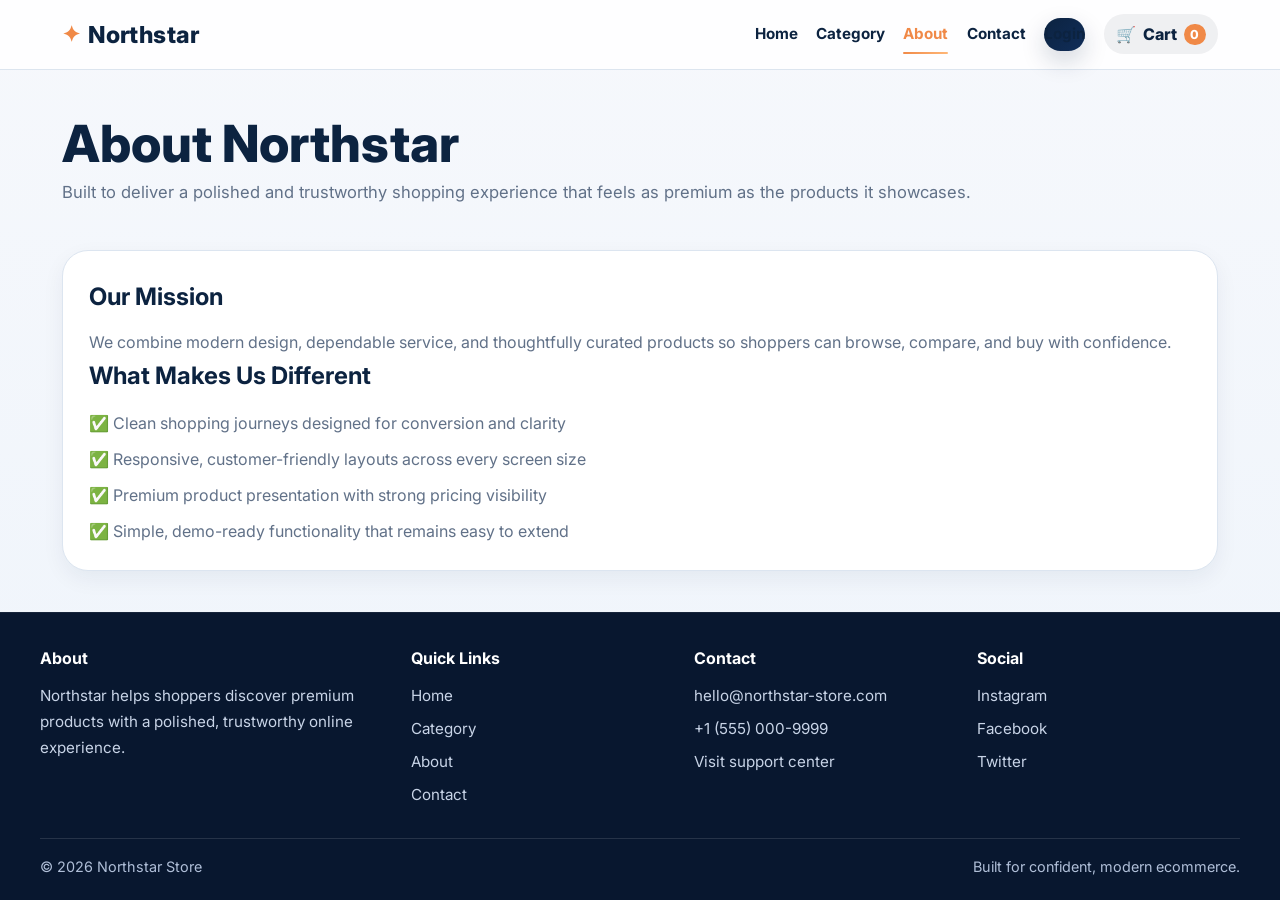
<file: about.html>
<!DOCTYPE html>
<html lang="en">
<head>
    <meta charset="UTF-8">
    <meta name="viewport" content="width=device-width, initial-scale=1.0">
    <title>About - Northstar Store</title>
    <link rel="preconnect" href="https://fonts.googleapis.com">
    <link rel="preconnect" href="https://fonts.gstatic.com" crossorigin>
    <link href="https://fonts.googleapis.com/css2?family=Inter:wght@400;500;600;700;800&family=Playfair+Display:wght@700;800&display=swap" rel="stylesheet">
    <link rel="stylesheet" href="css/style.css">
</head>
<body>
    <header class="site-header">
        <div class="header-shell">
            <div class="logo">
                <span class="logo-mark">✦</span>
                <span>Northstar</span>
            </div>

            <nav class="main-nav">
                <a href="index.html">Home</a>
                <a href="category.html">Category</a>
                <a href="about.html" class="active">About</a>
                <a href="contact.html">Contact</a>
                <a href="login.html" class="btn-primary">Login</a>
                <div class="cart-pill" aria-label="Shopping cart summary">
                    🛒
                    <span>Cart</span>
                    <span class="cart-pill-count" id="cartPillCount">0</span>
                </div>
            </nav>
        </div>
    </header>

    <main>
        <div class="page-shell">
            <section class="page-header reveal">
                <h1>About Northstar</h1>
                <p>Built to deliver a polished and trustworthy shopping experience that feels as premium as the products it showcases.</p>
            </section>

            <section class="content-block reveal">
                <h2>Our Mission</h2>
                <p>We combine modern design, dependable service, and thoughtfully curated products so shoppers can browse, compare, and buy with confidence.</p>

                <h2>What Makes Us Different</h2>
                <ul>
                    <li>✅ Clean shopping journeys designed for conversion and clarity</li>
                    <li>✅ Responsive, customer-friendly layouts across every screen size</li>
                    <li>✅ Premium product presentation with strong pricing visibility</li>
                    <li>✅ Simple, demo-ready functionality that remains easy to extend</li>
                </ul>
            </section>
        </div>
    </main>

    <footer class="site-footer">
        <div class="footer-grid">
            <div class="footer-column">
                <h4>About</h4>
                <p>Northstar helps shoppers discover premium products with a polished, trustworthy online experience.</p>
            </div>
            <div class="footer-column">
                <h4>Quick Links</h4>
                <a href="index.html">Home</a>
                <a href="category.html">Category</a>
                <a href="about.html">About</a>
                <a href="contact.html">Contact</a>
            </div>
            <div class="footer-column">
                <h4>Contact</h4>
                <a href="mailto:hello@northstar-store.com">hello@northstar-store.com</a>
                <a href="tel:+15550009999">+1 (555) 000-9999</a>
                <a href="contact.html">Visit support center</a>
            </div>
            <div class="footer-column">
                <h4>Social</h4>
                <a href="#">Instagram</a>
                <a href="#">Facebook</a>
                <a href="#">Twitter</a>
            </div>
        </div>
        <div class="footer-bottom">
            <span>© 2026 Northstar Store</span>
            <span>Built for confident, modern ecommerce.</span>
        </div>
    </footer>

    <script src="js/main.js"></script>
</body>
</html>
</file>
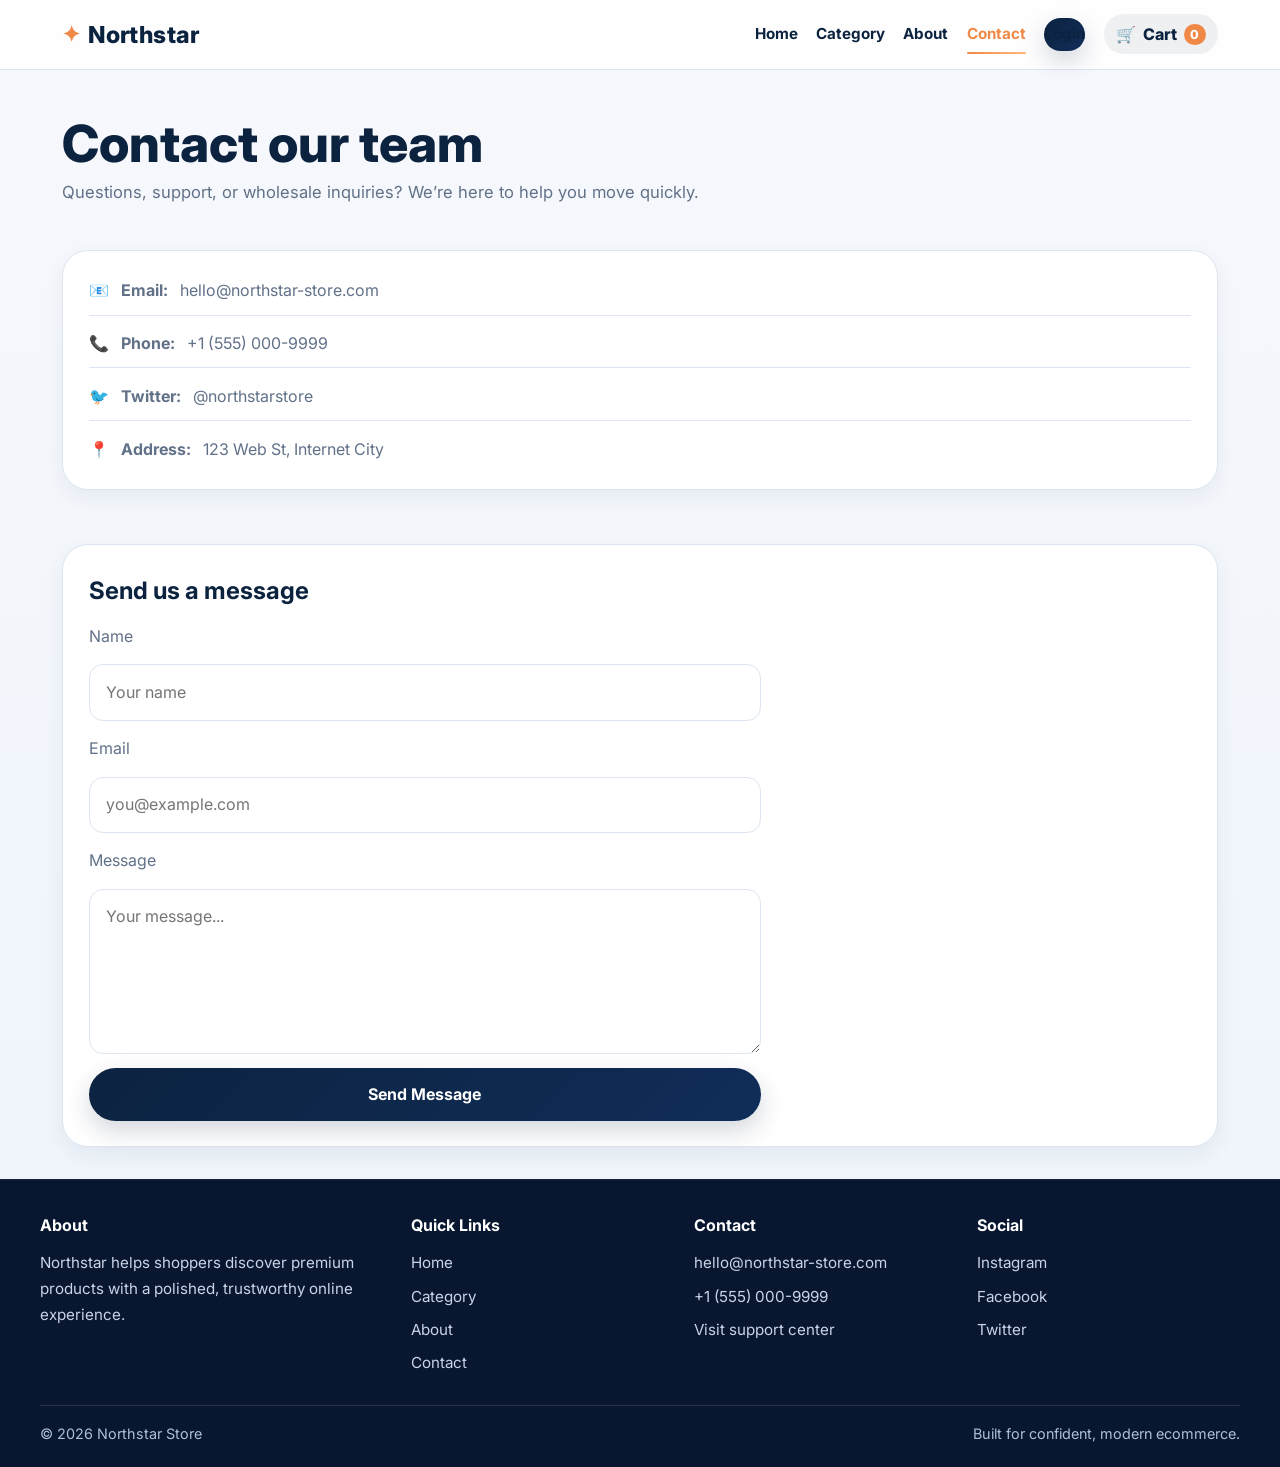
<file: contact.html>
<!DOCTYPE html>
<html lang="en">
<head>
    <meta charset="UTF-8">
    <meta name="viewport" content="width=device-width, initial-scale=1.0">
    <title>Contact - Northstar Store</title>
    <link rel="preconnect" href="https://fonts.googleapis.com">
    <link rel="preconnect" href="https://fonts.gstatic.com" crossorigin>
    <link href="https://fonts.googleapis.com/css2?family=Inter:wght@400;500;600;700;800&family=Playfair+Display:wght@700;800&display=swap" rel="stylesheet">
    <link rel="stylesheet" href="css/style.css">
</head>
<body>
    <header class="site-header">
        <div class="header-shell">
            <div class="logo">
                <span class="logo-mark">✦</span>
                <span>Northstar</span>
            </div>

            <nav class="main-nav">
                <a href="index.html">Home</a>
                <a href="category.html">Category</a>
                <a href="about.html">About</a>
                <a href="contact.html" class="active">Contact</a>
                <a href="login.html" class="btn-primary">Login</a>
                <div class="cart-pill" aria-label="Shopping cart summary">
                    🛒
                    <span>Cart</span>
                    <span class="cart-pill-count" id="cartPillCount">0</span>
                </div>
            </nav>
        </div>
    </header>

    <main>
        <div class="page-shell">
            <section class="page-header reveal">
                <h1>Contact our team</h1>
                <p>Questions, support, or wholesale inquiries? We’re here to help you move quickly.</p>
            </section>

            <section class="contact-info reveal">
                <div class="contact-item">
                    <span class="icon">📧</span>
                    <strong>Email:</strong> hello@northstar-store.com
                </div>
                <div class="contact-item">
                    <span class="icon">📞</span>
                    <strong>Phone:</strong> +1 (555) 000-9999
                </div>
                <div class="contact-item">
                    <span class="icon">🐦</span>
                    <strong>Twitter:</strong> @northstarstore
                </div>
                <div class="contact-item">
                    <span class="icon">📍</span>
                    <strong>Address:</strong> 123 Web St, Internet City
                </div>
            </section>

            <section class="contact-form reveal">
                <h2>Send us a message</h2>
                <form>
                    <label for="name">Name</label>
                    <input type="text" id="name" placeholder="Your name" required>

                    <label for="email">Email</label>
                    <input type="email" id="email" placeholder="you@example.com" required>

                    <label for="message">Message</label>
                    <textarea id="message" rows="5" placeholder="Your message..." required></textarea>

                    <button type="submit">Send Message</button>
                </form>
            </section>
        </div>
    </main>

    <footer class="site-footer">
        <div class="footer-grid">
            <div class="footer-column">
                <h4>About</h4>
                <p>Northstar helps shoppers discover premium products with a polished, trustworthy online experience.</p>
            </div>
            <div class="footer-column">
                <h4>Quick Links</h4>
                <a href="index.html">Home</a>
                <a href="category.html">Category</a>
                <a href="about.html">About</a>
                <a href="contact.html">Contact</a>
            </div>
            <div class="footer-column">
                <h4>Contact</h4>
                <a href="mailto:hello@northstar-store.com">hello@northstar-store.com</a>
                <a href="tel:+15550009999">+1 (555) 000-9999</a>
                <a href="contact.html">Visit support center</a>
            </div>
            <div class="footer-column">
                <h4>Social</h4>
                <a href="#">Instagram</a>
                <a href="#">Facebook</a>
                <a href="#">Twitter</a>
            </div>
        </div>
        <div class="footer-bottom">
            <span>© 2026 Northstar Store</span>
            <span>Built for confident, modern ecommerce.</span>
        </div>
    </footer>

    <script src="js/main.js"></script>
</body>
</html>
</file>
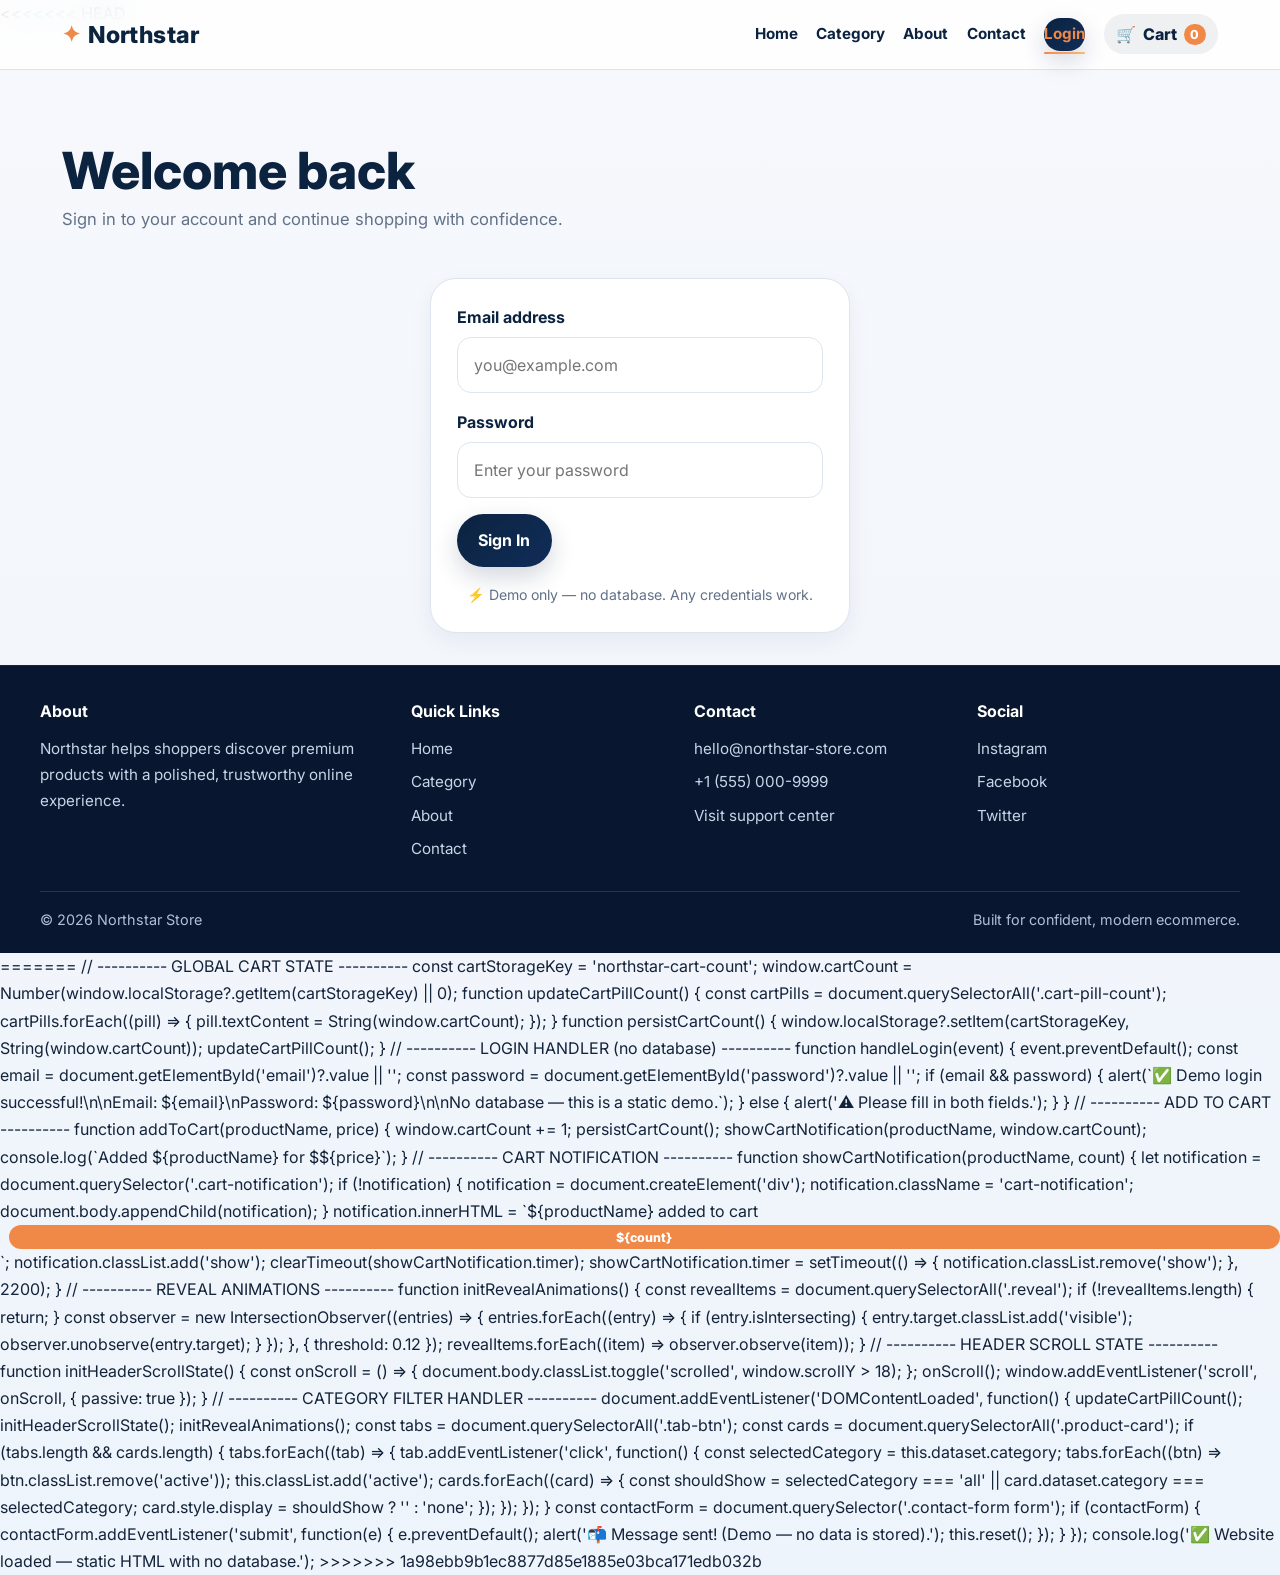
<file: login.html>
<<<<<<< HEAD
<!DOCTYPE html>
<html lang="en">
<head>
    <meta charset="UTF-8">
    <meta name="viewport" content="width=device-width, initial-scale=1.0">
    <title>Login - Northstar Store</title>
    <link rel="preconnect" href="https://fonts.googleapis.com">
    <link rel="preconnect" href="https://fonts.gstatic.com" crossorigin>
    <link href="https://fonts.googleapis.com/css2?family=Inter:wght@400;500;600;700;800&family=Playfair+Display:wght@700;800&display=swap" rel="stylesheet">
    <link rel="stylesheet" href="css/style.css">
</head>
<body>
    <header class="site-header">
        <div class="header-shell">
            <div class="logo">
                <span class="logo-mark">✦</span>
                <span>Northstar</span>
            </div>

            <nav class="main-nav">
                <a href="index.html">Home</a>
                <a href="category.html">Category</a>
                <a href="about.html">About</a>
                <a href="contact.html">Contact</a>
                <a href="login.html" class="active btn-primary">Login</a>
                <div class="cart-pill" aria-label="Shopping cart summary">
                    🛒
                    <span>Cart</span>
                    <span class="cart-pill-count" id="cartPillCount">0</span>
                </div>
            </nav>
        </div>
    </header>

    <main>
        <div class="page-shell">
            <section class="page-header reveal">
                <h1>Welcome back</h1>
                <p>Sign in to your account and continue shopping with confidence.</p>
            </section>

            <section class="login-container reveal">
                <form class="login-form" onsubmit="handleLogin(event)">
                    <div class="form-group">
                        <label for="email">Email address</label>
                        <input type="email" id="email" placeholder="you@example.com" required>
                    </div>

                    <div class="form-group">
                        <label for="password">Password</label>
                        <input type="password" id="password" placeholder="Enter your password" required>
                    </div>

                    <button type="submit" class="login-submit">Sign In</button>

                    <p class="demo-note">⚡ Demo only — no database. Any credentials work.</p>
                </form>
            </section>
        </div>
    </main>

    <footer class="site-footer">
        <div class="footer-grid">
            <div class="footer-column">
                <h4>About</h4>
                <p>Northstar helps shoppers discover premium products with a polished, trustworthy online experience.</p>
            </div>
            <div class="footer-column">
                <h4>Quick Links</h4>
                <a href="index.html">Home</a>
                <a href="category.html">Category</a>
                <a href="about.html">About</a>
                <a href="contact.html">Contact</a>
            </div>
            <div class="footer-column">
                <h4>Contact</h4>
                <a href="mailto:hello@northstar-store.com">hello@northstar-store.com</a>
                <a href="tel:+15550009999">+1 (555) 000-9999</a>
                <a href="contact.html">Visit support center</a>
            </div>
            <div class="footer-column">
                <h4>Social</h4>
                <a href="#">Instagram</a>
                <a href="#">Facebook</a>
                <a href="#">Twitter</a>
            </div>
        </div>
        <div class="footer-bottom">
            <span>© 2026 Northstar Store</span>
            <span>Built for confident, modern ecommerce.</span>
        </div>
    </footer>

    <script src="js/main.js"></script>
</body>
</html>
=======
// ---------- GLOBAL CART STATE ----------
const cartStorageKey = 'northstar-cart-count';
window.cartCount = Number(window.localStorage?.getItem(cartStorageKey) || 0);

function updateCartPillCount() {
    const cartPills = document.querySelectorAll('.cart-pill-count');
    cartPills.forEach((pill) => {
        pill.textContent = String(window.cartCount);
    });
}

function persistCartCount() {
    window.localStorage?.setItem(cartStorageKey, String(window.cartCount));
    updateCartPillCount();
}

// ---------- LOGIN HANDLER (no database) ----------
function handleLogin(event) {
    event.preventDefault();

    const email = document.getElementById('email')?.value || '';
    const password = document.getElementById('password')?.value || '';

    if (email && password) {
        alert(`✅ Demo login successful!\n\nEmail: ${email}\nPassword: ${password}\n\nNo database — this is a static demo.`);
    } else {
        alert('⚠️ Please fill in both fields.');
    }
}

// ---------- ADD TO CART ----------
function addToCart(productName, price) {
    window.cartCount += 1;
    persistCartCount();
    showCartNotification(productName, window.cartCount);
    console.log(`Added ${productName} for $${price}`);
}

// ---------- CART NOTIFICATION ----------
function showCartNotification(productName, count) {
    let notification = document.querySelector('.cart-notification');

    if (!notification) {
        notification = document.createElement('div');
        notification.className = 'cart-notification';
        document.body.appendChild(notification);
    }

    notification.innerHTML = `${productName} added to cart <span class="cart-count">${count}</span>`;
    notification.classList.add('show');

    clearTimeout(showCartNotification.timer);
    showCartNotification.timer = setTimeout(() => {
        notification.classList.remove('show');
    }, 2200);
}

// ---------- REVEAL ANIMATIONS ----------
function initRevealAnimations() {
    const revealItems = document.querySelectorAll('.reveal');

    if (!revealItems.length) {
        return;
    }

    const observer = new IntersectionObserver((entries) => {
        entries.forEach((entry) => {
            if (entry.isIntersecting) {
                entry.target.classList.add('visible');
                observer.unobserve(entry.target);
            }
        });
    }, { threshold: 0.12 });

    revealItems.forEach((item) => observer.observe(item));
}

// ---------- HEADER SCROLL STATE ----------
function initHeaderScrollState() {
    const onScroll = () => {
        document.body.classList.toggle('scrolled', window.scrollY > 18);
    };

    onScroll();
    window.addEventListener('scroll', onScroll, { passive: true });
}

// ---------- CATEGORY FILTER HANDLER ----------
document.addEventListener('DOMContentLoaded', function() {
    updateCartPillCount();
    initHeaderScrollState();
    initRevealAnimations();

    const tabs = document.querySelectorAll('.tab-btn');
    const cards = document.querySelectorAll('.product-card');

    if (tabs.length && cards.length) {
        tabs.forEach((tab) => {
            tab.addEventListener('click', function() {
                const selectedCategory = this.dataset.category;

                tabs.forEach((btn) => btn.classList.remove('active'));
                this.classList.add('active');

                cards.forEach((card) => {
                    const shouldShow = selectedCategory === 'all' || card.dataset.category === selectedCategory;
                    card.style.display = shouldShow ? '' : 'none';
                });
            });
        });
    }

    const contactForm = document.querySelector('.contact-form form');
    if (contactForm) {
        contactForm.addEventListener('submit', function(e) {
            e.preventDefault();
            alert('📬 Message sent! (Demo — no data is stored).');
            this.reset();
        });
    }
});

console.log('✅ Website loaded — static HTML with no database.');
>>>>>>> 1a98ebb9b1ec8877d85e1885e03bca171edb032b
</file>
<file: css/style.css>
:root {
    --primary: #0c2340;
    --primary-deep: #07162c;
    --accent: #f08947;
    --accent-soft: #ffb878;
    --bg: #f3f6fb;
    --surface: #ffffff;
    --surface-soft: #f8fbff;
    --text: #13233a;
    --muted: #617188;
    --border: #dce5f0;
    --shadow: 0 20px 45px rgba(10, 23, 46, 0.14);
    --radius-lg: 26px;
    --radius-md: 18px;
    --radius-sm: 12px;
}

* {
    margin: 0;
    padding: 0;
    box-sizing: border-box;
}

html {
    scroll-behavior: smooth;
}

body {
    font-family: 'Inter', sans-serif;
    background: linear-gradient(180deg, #f6f8fc, #eef4fb 100%);
    color: var(--text);
    line-height: 1.7;
    min-height: 100vh;
    display: flex;
    flex-direction: column;
}

img {
    max-width: 100%;
    display: block;
}

a {
    text-decoration: none;
}

button,
input,
textarea {
    font: inherit;
}

.site-header {
    position: fixed;
    top: 0;
    left: 0;
    width: 100%;
    z-index: 1000;
    background: rgba(255, 255, 255, 0.84);
    backdrop-filter: blur(16px);
    border-bottom: 1px solid rgba(212, 223, 236, 0.8);
    transition: background 0.35s ease, box-shadow 0.35s ease;
}

body.scrolled .site-header,
body.scrolled .site-header .main-nav a,
body.scrolled .site-header .cart-pill {
    color: #f8fbff;
}

body.scrolled .site-header {
    background: rgba(7, 22, 44, 0.90);
    box-shadow: 0 12px 30px rgba(5, 13, 31, 0.25);
}

body.scrolled .site-header .logo,
body.scrolled .site-header .logo-mark {
    color: #fff;
}

body.scrolled .site-header .btn-primary {
    background: linear-gradient(135deg, var(--accent), #ff9d58);
}

.header-shell {
    max-width: 1200px;
    margin: 0 auto;
    padding: 0.9rem 1.4rem;
    display: flex;
    align-items: center;
    justify-content: space-between;
    gap: 1rem;
}

.logo {
    display: inline-flex;
    align-items: center;
    gap: 0.45rem;
    font-size: 1.46rem;
    font-weight: 800;
    letter-spacing: 0.02em;
    color: var(--primary);
}

.logo-mark {
    color: var(--accent);
    font-size: 1.4rem;
}

.main-nav {
    display: flex;
    align-items: center;
    gap: 1.15rem;
    flex-wrap: wrap;
}

.main-nav a {
    position: relative;
    font-size: 0.95rem;
    font-weight: 700;
    color: var(--primary);
    padding: 0.22rem 0;
    transition: color 0.24s ease, transform 0.24s ease;
}

.main-nav a::after {
    content: '';
    position: absolute;
    left: 0;
    bottom: -0.18rem;
    width: 100%;
    height: 2px;
    border-radius: 999px;
    background: linear-gradient(135deg, var(--accent), #ffb878);
    transform: scaleX(0);
    transform-origin: left;
    transition: transform 0.24s ease;
}

.main-nav a:hover,
.main-nav a.active {
    color: var(--accent);
}

.main-nav a:hover::after,
.main-nav a.active::after {
    transform: scaleX(1);
}

.btn,
.btn-primary,
.btn-outline,
.btn-secondary,
.add-to-cart,
.banner-btn,
.login-submit,
.contact-form button {
    border: none;
    cursor: pointer;
    transition: transform 0.22s ease, box-shadow 0.22s ease, background 0.22s ease, color 0.22s ease, opacity 0.22s ease;
}

.btn:hover,
.btn-primary:hover,
.btn-outline:hover,
.btn-secondary:hover,
.add-to-cart:hover,
.banner-btn:hover,
.login-submit:hover,
.contact-form button:hover {
    transform: translateY(-2px) scale(1.02);
}

.btn-primary,
.login-submit,
.contact-form button,
.banner-btn,
.add-to-cart {
    background: linear-gradient(135deg, var(--primary), #102d59);
    color: #fff;
    box-shadow: 0 10px 25px rgba(12, 35, 64, 0.18);
}

.btn-primary,
.login-submit,
.contact-form button,
.banner-btn,
.add-to-cart,
.btn-secondary {
    display: inline-flex;
    align-items: center;
    justify-content: center;
    gap: 0.55rem;
    padding: 0.78rem 1.35rem;
    border-radius: 999px;
    font-weight: 700;
}

.btn-outline,
.btn-secondary {
    background: transparent;
    border: 1.5px solid rgba(255, 255, 255, 0.72);
    color: #fff;
}

.btn-secondary {
    border-color: var(--primary);
    color: var(--primary);
}

.btn-primary:hover,
.add-to-cart:hover,
.banner-btn:hover,
.contact-form button:hover,
.login-submit:hover {
    box-shadow: 0 14px 30px rgba(12, 35, 64, 0.24);
}

.cart-pill {
    display: inline-flex;
    align-items: center;
    gap: 0.45rem;
    background: rgba(8, 22, 44, 0.06);
    padding: 0.4rem 0.75rem;
    color: var(--primary);
    border-radius: 999px;
    font-weight: 800;
}

body.scrolled .site-header .cart-pill {
    background: rgba(255, 255, 255, 0.12);
}

.cart-pill-count {
    min-width: 1.35rem;
    height: 1.35rem;
    display: inline-flex;
    align-items: center;
    justify-content: center;
    border-radius: 50%;
    background: var(--accent);
    color: #fff;
    font-size: 0.78rem;
}

main {
    flex: 1;
    padding: 7.1rem 1.4rem 2rem;
    max-width: 1200px;
    width: 100%;
    margin: 0 auto;
}

.page-shell {
    display: flex;
    flex-direction: column;
    gap: 2rem;
}

.page-header {
    margin-bottom: 0.75rem;
}

.page-header h1 {
    font-size: clamp(2.2rem, 4vw, 3.2rem);
    line-height: 1.15;
    font-weight: 800;
    color: var(--primary);
}

.page-header p {
    color: var(--muted);
    font-size: 1.04rem;
    margin-top: 0.35rem;
}

.hero-banner {
    position: relative;
    display: grid;
    grid-template-columns: 1.15fr 0.85fr;
    gap: 1.5rem;
    align-items: center;
    overflow: hidden;
    padding: 3.2rem;
    border-radius: 30px;
    background:
        linear-gradient(120deg, rgba(8, 20, 43, 0.98), rgba(12, 35, 64, 0.82)),
        url('https://images.unsplash.com/photo-1512436991641-6745cdb1723f?auto=format&fit=crop&w=1600&q=80') center/cover;
    color: #fff;
    box-shadow: var(--shadow);
}

.hero-banner::before,
.hero-banner::after {
    content: '';
    position: absolute;
    border-radius: 50%;
    background: rgba(255, 255, 255, 0.08);
}

.hero-banner::before {
    width: 280px;
    height: 280px;
    top: -110px;
    right: -90px;
}

.hero-banner::after {
    width: 180px;
    height: 180px;
    bottom: -60px;
    left: -30px;
}

.hero-copy,
.hero-panel {
    position: relative;
    z-index: 1;
}

.eyebrow {
    display: inline-block;
    margin-bottom: 0.75rem;
    font-size: 0.78rem;
    text-transform: uppercase;
    letter-spacing: 0.16em;
    color: #eed2bb;
    font-weight: 800;
}

.hero-banner h1 {
    font-family: 'Playfair Display', serif;
    font-size: clamp(2.5rem, 4.8vw, 4.2rem);
    line-height: 1.05;
    margin-bottom: 0.9rem;
}

.hero-subtext {
    max-width: 42rem;
    color: rgba(255, 255, 255, 0.86);
    font-size: 1.1rem;
}

.hero-actions {
    display: flex;
    align-items: center;
    gap: 0.9rem;
    margin-top: 1.45rem;
    flex-wrap: wrap;
}

.hero-panel {
    padding: 1.25rem;
    border-radius: 22px;
    background: rgba(255, 255, 255, 0.12);
    border: 1px solid rgba(255, 255, 255, 0.18);
    backdrop-filter: blur(9px);
}

.hero-stats {
    display: grid;
    gap: 0.9rem;
}

.stat-item {
    padding: 0.95rem 1rem;
    border-radius: 16px;
    background: rgba(255, 255, 255, 0.12);
}

.stat-item strong {
    display: block;
    font-size: 1.35rem;
    margin-bottom: 0.15rem;
}

.section-heading {
    display: flex;
    align-items: end;
    justify-content: space-between;
    gap: 1rem;
    margin-top: 0.4rem;
}

.section-heading h2 {
    font-size: clamp(1.7rem, 2.3vw, 2.2rem);
    line-height: 1.18;
    font-weight: 800;
    color: var(--primary);
}

.section-heading p {
    max-width: 40rem;
    color: var(--muted);
}

.features-grid,
.featured-grid {
    display: grid;
    gap: 1.25rem;
}

.features-grid {
    grid-template-columns: repeat(3, minmax(0, 1fr));
}

.feature-card,
.product-card,
.contact-info,
.contact-form,
.content-block,
.login-form,
.featured-card {
    background: var(--surface);
    border: 1px solid var(--border);
    border-radius: var(--radius-lg);
    box-shadow: 0 8px 22px rgba(12, 35, 64, 0.06);
}

.feature-card {
    padding: 1.5rem;
    text-align: center;
}

.feature-card .icon {
    display: inline-flex;
    align-items: center;
    justify-content: center;
    width: 3.5rem;
    height: 3.5rem;
    border-radius: 14px;
    background: rgba(240, 137, 71, 0.14);
    color: var(--accent);
    font-size: 1.5rem;
    margin-bottom: 0.85rem;
}

.feature-card h3 {
    margin-bottom: 0.35rem;
    color: var(--primary);
}

.feature-card p {
    color: var(--muted);
}

.category-tabs {
    display: flex;
    flex-wrap: wrap;
    gap: 0.85rem;
    margin: 1.2rem 0 1.5rem;
}

.tab-btn {
    padding: 0.66rem 1.2rem;
    border-radius: 999px;
    border: 1px solid var(--border);
    background: rgba(255, 255, 255, 0.9);
    color: var(--primary);
    font-weight: 700;
    transition: transform 0.22s ease, background 0.22s ease, color 0.22s ease, box-shadow 0.22s ease;
}

.tab-btn:hover,
.tab-btn.active {
    background: linear-gradient(135deg, var(--primary), #102d59);
    color: #fff;
    box-shadow: 0 8px 22px rgba(12, 35, 64, 0.18);
}

.product-grid {
    display: grid;
    grid-template-columns: repeat(4, minmax(0, 1fr));
    gap: 1.4rem;
}

.product-card {
    display: flex;
    flex-direction: column;
    overflow: hidden;
    transition: transform 0.3s ease, box-shadow 0.3s ease, border 0.3s ease;
    height: 100%;
}

.product-card:hover {
    transform: translateY(-6px);
    box-shadow: 0 20px 44px rgba(12, 35, 64, 0.14);
    border-color: #c9d7e7;
}

.product-image {
    position: relative;
    display: flex;
    align-items: center;
    justify-content: center;
    background: var(--surface-soft);
    height: 220px;
}

.product-image img {
    width: 100%;
    height: 100%;
    object-fit: contain;
    padding: 1.05rem;
    transition: transform 0.3s ease;
}

.product-card:hover .product-image img {
    transform: scale(1.06);
}

.product-badge {
    position: absolute;
    top: 0.85rem;
    right: 0.85rem;
    padding: 0.25rem 0.8rem;
    border-radius: 999px;
    font-size: 0.7rem;
    font-weight: 800;
    text-transform: uppercase;
    letter-spacing: 0.06em;
    background: var(--primary);
    color: #fff;
}

.product-badge.sale {
    background: #eb5b59;
}

.product-badge.bestseller {
    background: #ef9a20;
}

.product-info {
    display: flex;
    flex-direction: column;
    gap: 0.55rem;
    padding: 1.2rem;
    flex: 1;
}

.product-info h3 {
    min-height: 2.7rem;
    color: var(--primary);
    font-size: 1.1rem;
    line-height: 1.35;
    display: -webkit-box;
    line-clamp: 2;
    -webkit-line-clamp: 2;
    -webkit-box-orient: vertical;
    overflow: hidden;
}

.product-rating {
    color: #f39a0f;
    font-size: 0.9rem;
    font-weight: 700;
}

.product-desc {
    color: var(--muted);
    font-size: 0.92rem;
    line-height: 1.55;
    min-height: 3.1rem;
    display: -webkit-box;
    line-clamp: 2;
    -webkit-line-clamp: 2;
    -webkit-box-orient: vertical;
    overflow: hidden;
}

.product-price {
    display: flex;
    align-items: center;
    gap: 0.7rem;
    margin-top: 0.25rem;
}

.product-price .price {
    font-size: 1.4rem;
    font-weight: 800;
    color: var(--primary);
}

.product-price .old-price {
    color: #93a2b5;
    text-decoration: line-through;
}

.add-to-cart {
    width: 100%;
    margin-top: auto;
}

.cart-notification {
    position: fixed;
    right: 1.25rem;
    bottom: 1.25rem;
    z-index: 1100;
    padding: 0.9rem 1.15rem;
    border-radius: 999px;
    background: linear-gradient(135deg, var(--primary), #102d59);
    color: #fff;
    box-shadow: 0 18px 35px rgba(10, 23, 46, 0.22);
    transform: translateY(120%);
    opacity: 0;
    transition: transform 0.35s ease, opacity 0.35s ease;
}

.cart-notification.show {
    transform: translateY(0);
    opacity: 1;
}

.cart-count {
    display: inline-flex;
    align-items: center;
    justify-content: center;
    min-width: 1.5rem;
    height: 1.5rem;
    margin-left: 0.55rem;
    padding: 0 0.4rem;
    border-radius: 999px;
    background: var(--accent);
    color: #fff;
    font-size: 0.78rem;
    font-weight: 800;
}

.content-block,
.contact-info,
.contact-form,
.login-form {
    padding: 1.6rem;
}

.content-block h2,
.contact-form h2 {
    margin: 0 0 0.7rem;
    color: var(--primary);
}

.content-block p,
.content-block li,
.contact-item,
.contact-form label {
    color: var(--muted);
}

.content-block ul {
    list-style: none;
    display: grid;
    gap: 0.55rem;
    margin-top: 0.8rem;
}

.contact-info {
    display: grid;
    gap: 0.9rem;
    margin-bottom: 1.4rem;
}

.contact-item {
    display: flex;
    align-items: center;
    gap: 0.75rem;
    padding-bottom: 0.65rem;
    border-bottom: 1px solid var(--border);
}

.contact-item:last-child {
    border-bottom: none;
    padding-bottom: 0;
}

.contact-form form {
    display: grid;
    gap: 0.9rem;
    max-width: 42rem;
}

.contact-form input,
.contact-form textarea,
.login-form input {
    width: 100%;
    padding: 0.85rem 1rem;
    border: 1px solid var(--border);
    border-radius: 14px;
    background: #fff;
    color: var(--text);
    transition: border-color 0.22s ease, box-shadow 0.22s ease;
}

.contact-form input:focus,
.contact-form textarea:focus,
.login-form input:focus {
    outline: none;
    border-color: var(--accent);
    box-shadow: 0 0 0 4px rgba(240, 137, 71, 0.14);
}

.login-container {
    display: flex;
    justify-content: center;
}

.login-form {
    width: min(100%, 420px);
}

.login-form .form-group {
    margin-bottom: 1rem;
}

.login-form label {
    display: inline-block;
    margin-bottom: 0.35rem;
    font-weight: 700;
    color: var(--primary);
}

.demo-note {
    margin-top: 1rem;
    text-align: center;
    color: var(--muted);
    font-size: 0.88rem;
}

.site-footer {
    margin-top: auto;
    padding: 2rem 1.4rem 1.3rem;
    background: #08172f;
    color: #e8eef9;
    border-top: 1px solid rgba(255, 255, 255, 0.06);
}

.footer-grid {
    max-width: 1200px;
    margin: 0 auto;
    display: grid;
    grid-template-columns: 1.2fr 0.9fr 0.9fr 0.9fr;
    gap: 1.25rem;
}

.footer-column h4 {
    margin-bottom: 0.7rem;
    color: #fff;
    font-size: 1rem;
}

.footer-column p,
.footer-column a {
    color: #c8d4e7;
    font-size: 0.95rem;
}

.footer-column a {
    display: block;
    margin-bottom: 0.45rem;
}

.footer-bottom {
    max-width: 1200px;
    margin: 1.4rem auto 0;
    padding-top: 1rem;
    border-top: 1px solid rgba(255, 255, 255, 0.12);
    display: flex;
    align-items: center;
    justify-content: space-between;
    gap: 1rem;
    font-size: 0.9rem;
    color: #b0bfd8;
}

.reveal {
    opacity: 0;
    transform: translateY(20px);
    transition: opacity 0.7s ease, transform 0.7s ease;
}

.reveal.visible {
    opacity: 1;
    transform: translateY(0);
}

@media (max-width: 980px) {
    .hero-banner {
        grid-template-columns: 1fr;
    }

    .product-grid {
        grid-template-columns: repeat(2, minmax(0, 1fr));
    }

    .features-grid {
        grid-template-columns: 1fr;
    }

    .footer-grid {
        grid-template-columns: repeat(2, minmax(0, 1fr));
    }
}

@media (max-width: 760px) {
    .header-shell {
        flex-direction: column;
        align-items: stretch;
    }

    .main-nav {
        justify-content: space-between;
    }

    .hero-banner {
        padding: 2rem;
    }

    .product-grid {
        grid-template-columns: 1fr;
    }

    .section-heading {
        flex-direction: column;
        align-items: flex-start;
    }
}

@media (max-width: 520px) {
    main {
        padding: 8.25rem 1rem 1.4rem;
    }

    .hero-actions {
        flex-direction: column;
        align-items: stretch;
    }

    .main-nav {
        gap: 0.75rem;
    }

    .footer-grid,
    .footer-bottom {
        grid-template-columns: 1fr;
        flex-direction: column;
        align-items: flex-start;
    }

    .cart-notification {
        left: 1rem;
        right: 1rem;
        text-align: center;
    }
}
</file>
